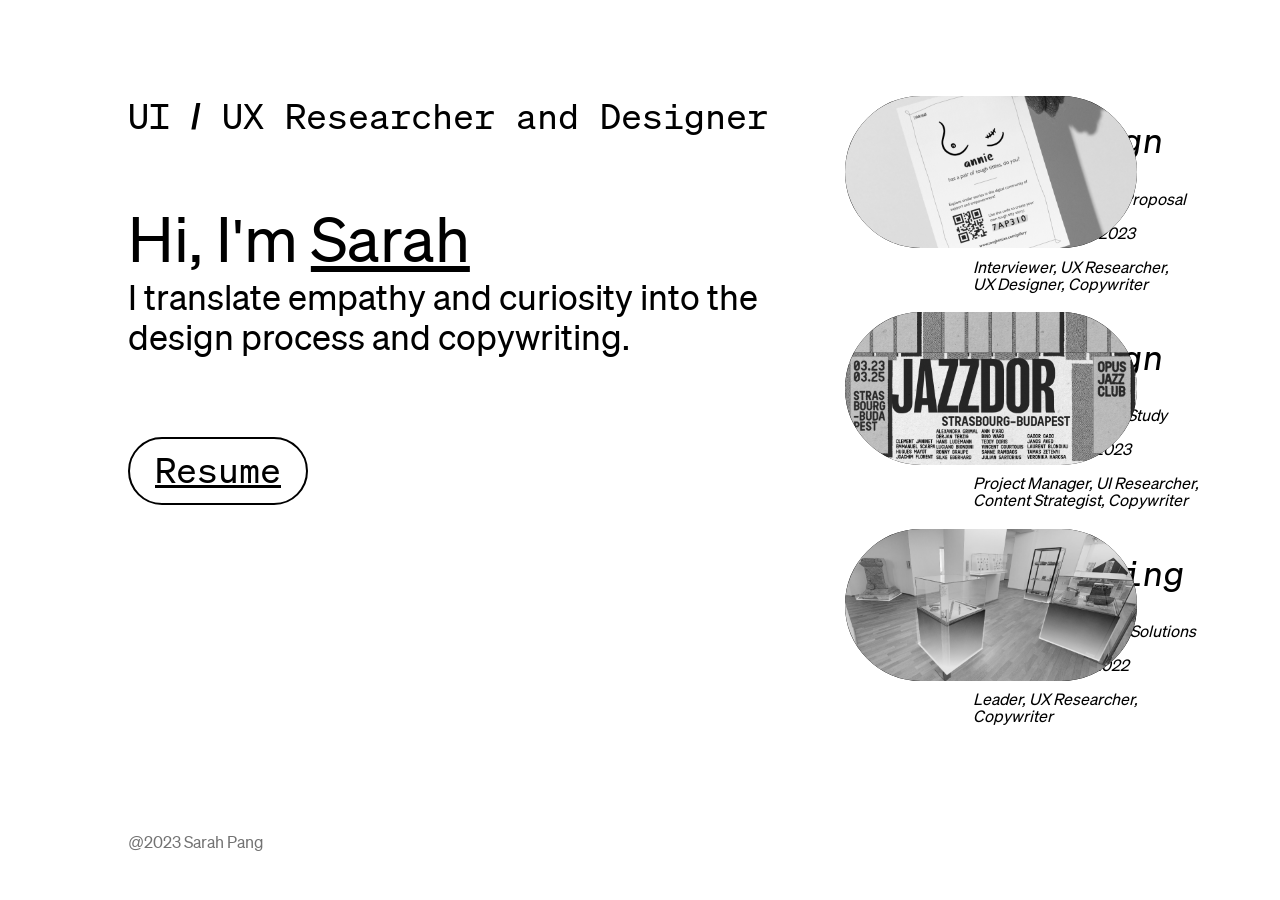
<file: index.html>
<!DOCTYPE HTML>
<html style="font-size: 16px;" lang="en">
    <head>
        <meta charset="utf-8">
        <meta name="viewport" content="width=device-width, initial-scale=1">
        <meta name="description" content="Hi! I'm Sarah, a UI/UX researcher and designer. Welcome to my portfolio.">

        <title>Sarah Pang</title>

        <link rel="stylesheet" href="css/main.css">
        <link rel="stylesheet" href="css/grids.css"> 
        <link rel="stylesheet" href="css/font.css">
        <link rel="stylesheet" href="css/projects.css">
    </head>

    <body>
        <div class="block1"></div>
        <div class="grid-container-main">
            <div class="grid-item">
                <div class="fixed">
                    <h2>UI / UX Researcher and Designer</h2>
                    <div class="block1"></div>
                    <div class="front-copy">
                        <!-- <a class="text" href="about.html">Sarah</a> -->
                        <!-- <h1>Bringing people together through empathy and curiosity.</h1> -->
                        <h1>Hi, I'm <a class="text" href="about.html">Sarah</a></h1>
                        <h4>I translate empathy and curiosity into the design process and copywriting.</h4>
                    </div>
                    <div class="block1"></div>
                    <div class="resume">
                        <a href="https://drive.google.com/file/d/1uekOVAQAFlZTfSNsVsH_eH3EBGFDlY8-/view" target="_blank">Resume</a>
                    </div>
                </div>
            </div>
            
            <!-- vertically divides the text and sliders -->
            <div class="grid-item"></div>
                
            <div class="sliding-block">
<!-- ---------------------------------------------------Tough Titties------------------------------------------------------------------------------------------- -->
                <div class="grid-item">
                    <div class="block1"></div>
                    <div class="overlay">
                        <div class="overlay-text">
                            <br>
                            <h2>UX Design</h2>
                            <p>Tough Titties Gallery Proposal<br><br>
                                April 2023 - April 2023<br><br>
                                Interviewer, UX Researcher,<br> UX Designer, Copywriter
                            </p>
                        </div>
                    </div>
                    <div class="sliders">
                        <a href="ToughTitties.html" class="projectLink"><div class="background-color"></div><img src="/img/ttg/ToughTitties.png" alt="Tough tittles card image" class="slideImg"></a>
                        <!-- <div class="background-color"></div> -->
                    </div>
                </div>
<!-- ---------------------------------------------------Jazzdor------------------------------------------------------------------------------------------- -->
                <div class="grid-item">
                    <div class="slider-block"></div>
                    <div class="overlay">
                        <div class="overlay-text">
                            <br>
                            <h2>UI Design</h2>
                            <p>Jazzdor Festival Case Study<br><br>
                                Feb. 2023 - April 2023<br><br>
                                Project Manager, UI Researcher, Content Strategist, Copywriter
                            </p>
                        </div>
                    </div>
                    <div class="sliders">
                        <a href="Jazzdor.html" class="projectLink"><img src="/img/Jazzdor/jazzdor-front.png" alt="Jazzdor poster small" class="slideImg"></a>
                        <div class="background-color"></div>
                    </div>
                </div>
<!-- ---------------------------------------------------YVR------------------------------------------------------------------------------------------- -->
                <div class="grid-item">
                    <div class="slider-block"></div>
                    <div class="overlay">
                        <div class="overlay-text">
                            <br>
                            <h2>UX Testing</h2>
                            <p>YVR Innovative Travel Solutions<br><br>
                                Nov. 2022 - Dec. 2022<br><br>
                                Leader, UX Researcher, Copywriter
                            </p>
                        </div>
                    </div>
                    <div class="sliders">
                        <a href="YVR.html" class="projectLink"><img src="/img/YVR/museum-front.png" alt="Museum image small" class="slideImg"></a>
                        <div class="background-color"></div>
                    </div>
                </div>
<!-- ---------------------------------------------------Time Escape------------------------------------------------------------------------------------------- -->
                <!-- <div class="grid-item">
                    <div class="block1"></div>
                    <div class="overlay">
                        <div class="overlay-text">
                            <br>
                            <h2>UX Design</h2>
                            <p>Time Escape<br><br>
                                Sept. 2022 - Dec. 2022<br><br>
                                Project Manager, UX Researcher, Copywriter
                            </p>
                        </div>
                    </div>
                    <div class="sliders">
                        <a href="UI-Jazzdor.html" class="projectLink"><img src="/img/TimeEscape/screen-front.png" alt="Screen image small" class="slideImg"></a>
                        <div class="background-color"></div>
                    </div>
                </div> -->
                
                <div class="block1"></div>
            </div>
        </div>
    </body>
    <footer>
        <p class="mark">@2023 Sarah Pang</p>
    </footer>
</html>
</file>
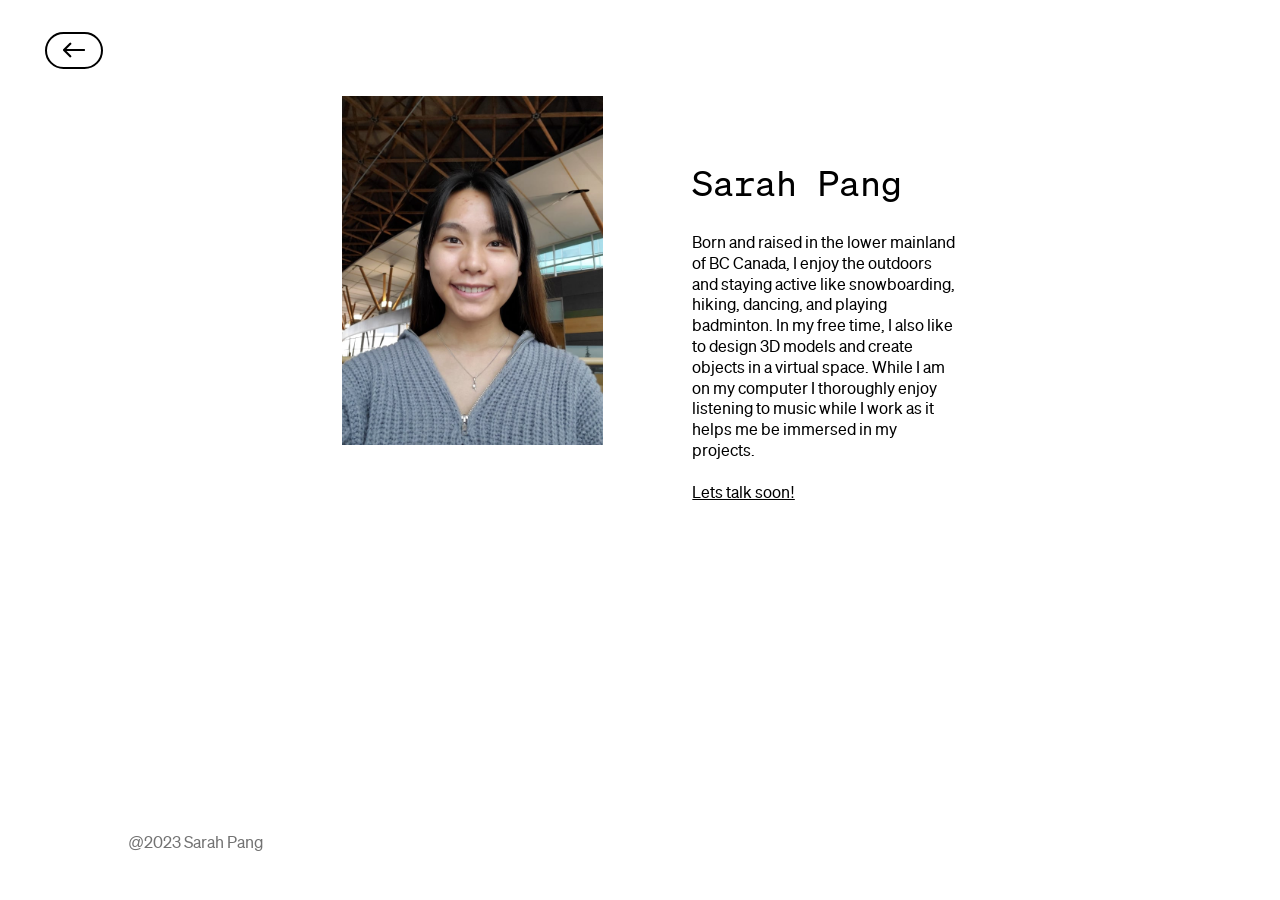
<file: about.html>
<!DOCTYPE HTML>
<html style="font-size: 16px;" lang="en">
    <head>
        <meta charset="utf-8">
        <meta name="viewport" content="width=device-width, initial-scale=1">
        <meta name="description" content="This is the about page of Sarah Pang's portfolio.">

        <title>SP About</title>

        <link rel="stylesheet" href="css/main.css">
        <link rel="stylesheet" href="css/grids.css"> 
        <link rel="stylesheet" href="css/font.css">
        <link rel="stylesheet" href="css/projects.css">
    </head>

    <body>
        <header>
            <nav>
                <a href="index.html" class="backButton"><img src="/img/common/back button.png" alt="back button image"></a>
            </nav>
        </header>
        <div class="block3"></div>
        <div class="grid-container-about">
            <div class="grid-item-sarah">
                <div class="block3"></div>
                <img src="img/About/Sarah.jpg" alt="Photo of Sarah Pang" width="412.8" height="552" class="sarah">
            </div>
            <div class="grid-item-about">
                <h2>Sarah Pang</h2>
                <p class="p-project">Born and raised in the lower mainland of BC Canada, I enjoy the outdoors and staying active like snowboarding, hiking, dancing, and playing badminton. In my free time, I also like to design 3D models and create objects in a virtual space. While I am on my computer I thoroughly enjoy listening to music while I work as it helps me be immersed in my projects.
                </br></br>
                <a class="text" href="mailto:pang.sarah609@gmail.com">Lets talk soon!</a>
                </p>
            </div>
        </div>
        <!-- <div>
            <p class="mark">@2023 Sarah Pang</p>
        </div> -->
    </body>
    <footer>
        <p class="mark">@2023 Sarah Pang</p>
    </footer>
</html>
</file>
<file: css/main.css>
/* for all */
* {
    box-sizing: border-box;
}
/* for the site */
html{
    background-color: #ffffff;
    margin:2rem;
    margin-left: 10%;
    margin-right: 10%;
}

h1{
    font-family: 'sohne', Arial, sans-serif;
    font-weight: 1;
    font-size: 62px;
    line-height: 4.3rem;
}

h4{
    font-family: 'sohne', Arial, sans-serif;
    font-weight: 1;
    font-size: 35px;
    line-height: 2.5rem;
    margin-top: -2.5rem;
}

h2{
    font-family: 'sohne mono', Arial, sans-serif;
    font-weight:550;
    font-size: 35px;

}

h3{
    font-family: 'sohne mono', Arial, sans-serif;
    font-weight: 1;
}

body {
    color: rgb(0, 0, 0);
    margin: 0;
    padding:0;
}

p{
    font-family: 'sohne', Arial, sans-serif;
}

a{
    color: black;
}

a.text:hover {
    background-color: #fff2df;
    font-style: italic;
}

.front-copy{
    margin-top: -2rem;
    max-width: 60%;
}

.fixed{
    position: fixed;
}

.resume {
    font-family: 'sohne mono', Arial, sans-serif;
    font-size: 35px;
    border-radius: 1.5rem;
    display: flex;
    justify-content: center;
    text-decoration: underline;
    border: 2px solid rgb(0, 0, 0);
    max-width: 10rem;
    border-radius: 114px;
    padding-top: 0.5rem;
    padding-bottom: 0.8rem;
    padding-left: 5.5rem;
    padding-right: 5.5rem;
}

.resume:hover {
    background-color: #fff2df;
    font-style: italic;
}

.sliders{
    display: flex;
    position: relative;
    border-radius: 114px;
    
}

.projectLink:hover img.slideImg{
    background: none;
    filter: grayscale(0%);
    opacity: 1;
    transform: translate(-80%);
    transition: 0.4s;
}

img.slideImg{
    border-radius: 114px;
    filter: grayscale(100%);
    display: block;
}

.projectLink{
    object-fit: cover;
}

.background-color{
    position: absolute;
    width: 100%;
    height: 100%;
    background-size: contain;
    border-radius: 114px;
    background-color: #fff2df;
    border: 2px solid rgb(0, 0, 0);
    z-index: -3;
}

.overlay-text{
    color: black;
    max-width: 15rem;
    margin-top: -1.6rem;
    transform: translate(8rem);
    position: absolute;
    font-style: italic;
}

.block1{
    padding: 1rem;
}

.block2{
    padding: 0.4rem;
}

.slider-block{
    padding: 2rem;
}

footer{
    color: rgb(114, 114, 114);
}

.mark{
    position: fixed;
    bottom: 2rem;
    color: rgb(114, 114, 114);
}

img{
    width: 100%;
    height: auto;
}
/* -------------------------------------- RESPONSIVE ------------------------------------- */
</file>
<file: css/grids.css>
.grid-container-main{
    display: grid;
    grid-template-columns: 40% 30% 30%;
}

.grid-container-sliders{
  display: grid;
  grid-template-columns: auto;
}

.grid-container{
  display: grid;
  grid-template-columns: 38% 20% auto auto auto;
}

.grid-container-precendents{
  display: grid;
  padding-left: 5rem;
  grid-template-columns: auto 10% auto 10% auto;
}

.grid-item-line{
  padding-left: 50%;
}

.grid-container-mockups{
  display: grid;
  grid-template-columns: auto auto auto auto;
}

.grid-container-project{
  display: grid;
  grid-template-columns: 37% 4% auto auto;
}

.grid-item{
  padding-right: 5%;
}

.grid-item-mockups{
  padding-right: 2vw;
}

.grid-container-about{
  display: grid;
  grid-template-columns: auto auto;
  justify-items: center;
  padding-left: 10%;
  padding-right: 10%;
}
.grid-item-sarah{
  justify-self: right;
  padding-left: 30%;
}
.grid-item-about{
  padding-top: 15%;
  max-width: 60%;
}
</file>
<file: css/font.css>
@font-face {
    font-family: "sohne";
    font-style: normal;
    src: url(/font/testsohne-buch-webfont.woff) format("woff"),
    url(/font/testsohne-buch-webfont.woff2) format("woff2");
    font-display: swap;
  }

/* @font-face {
  font-family: "sohne";
  font-style: italic;
  src: url(/font/test-soehne-buch-kursiv.woff) format("woff"),
  url(/font/test-soehne-buch-kursiv.woff2) format("woff2");
  font-display: swap;
} */


@font-face {
    font-family: "sohne mono";
    font-style: normal;
    src: url(/font/test-soehne-mono-buch.woff) format("woff"),
    url(/font/test-soehne-mono-buch.woff2) format("woff2");
    font-display: swap;
}

@font-face {
  font-family: "sohne mono";
  font-style: italic;
  src: url(/font/test-soehne-mono-buch-kursiv.woff) format("woff"),
  url(/font/test-soehne-mono-buch-kursiv.woff2) format("woff2");
  font-display: swap;
}
</file>
<file: css/projects.css>
a h2{
    top: 0.3rem;
    margin-left: 1rem;
    position: fixed;
}
header{
    position: fixed;
    z-index: 1;
}

.backButton {
    position: fixed;
    margin-left: -6.5%;
    top: 2rem;
    padding-left: 1rem;
    padding-top: 0.5rem;
    padding-bottom: 0.3rem;
    padding-right: 1rem;
    border-radius: 114px;
    background-color: white;
    border: 2px solid rgb(0, 0, 0);
}

.backButton:hover {
    background-color: #fff2df;
}

.navbar {
    position: fixed;
    height: 100%;
    float: left;
    list-style-type: none;
    margin-top: 2.1rem;
    margin-left: -10%;
}

.navbar li {
    display: block;
}

.navbar a {
    font-family: 'sohne mono', Arial, sans-serif;
    display: block;
    color: rgb(0, 0, 0);
    text-align: center;
    padding: 10px 16px;
    text-decoration: none;
    border: 2px solid rgb(235, 235, 235);
    border-radius: 114px;
    margin-bottom: 1rem;
}

.navbar a:hover {
    background-color: #fff2df;
    font-style: italic;
    border-radius: 114px;
}

.project-head{
    font-size: 3rem;
    text-align: center;
}

video{
    top: 2rem;
    width: 100%;
    height: auto;
    z-index: -1;
}

p.p-project{
    line-height: 1.3rem;
}

.about-project-body{
    padding-left: 3rem;
}

li{
    font-family: 'sohne', Arial, sans-serif;
    line-height: 1.3rem;
}

.sarah{
    padding-right: 0;
    margin-right: 0;
    right: 0;
}

.type{
    text-align: right;
}

.block3{
    padding: 1rem;
}

.block4{
    padding: 2rem;
}
</file>
